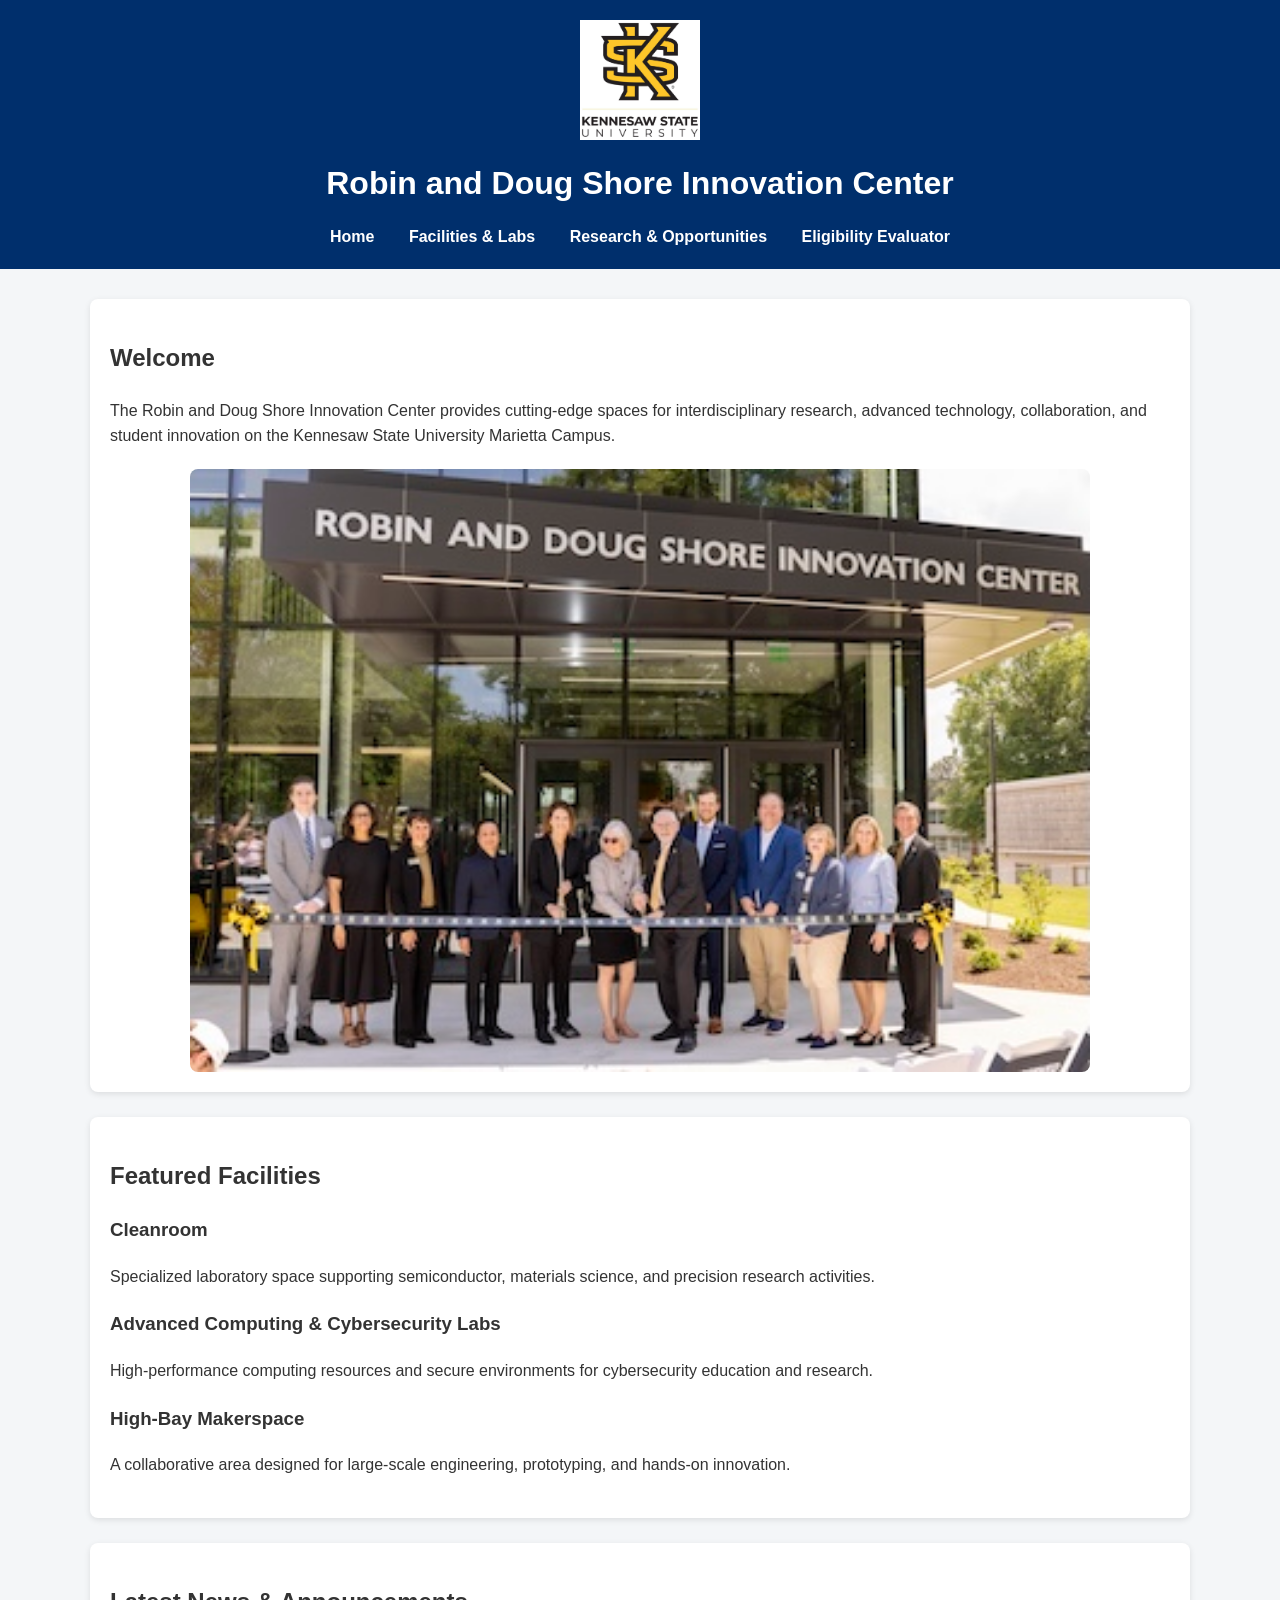
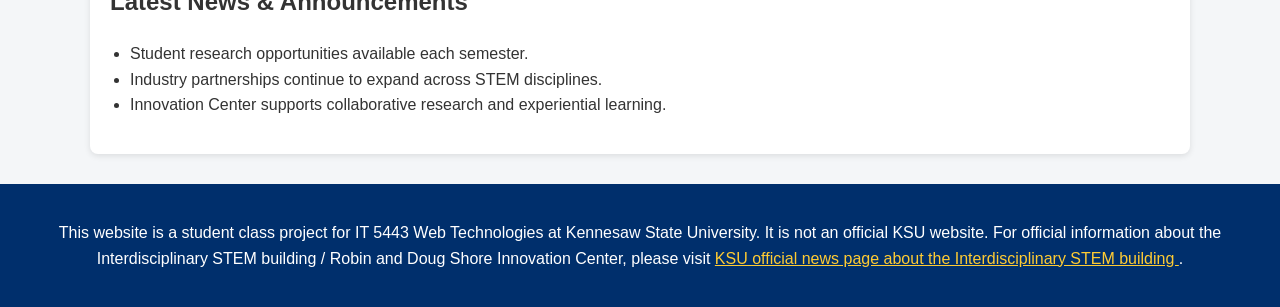
<file: index.html>
<!DOCTYPE html>
<html lang="en">
<head>
    <meta charset="UTF-8">
    <meta name="viewport" content="width=device-width, initial-scale=1.0">
    <title>Robin and Doug Shore Innovation Center</title>
    <link rel="stylesheet" href="css/styles.css">
</head>

<body>

    <header>
        <a href="https://ccse.kennesaw.edu/" target="_blank">
            <img src="img/logo.png"
                 alt="Kennesaw State University College of Computing and Software Engineering Logo"
                 class="logo">
        </a>

        <h1>Robin and Doug Shore Innovation Center</h1>

        <nav>
            <ul>
                <li><a href="index.html">Home</a></li>
                <li><a href="labs.html">Facilities & Labs</a></li>
                <li><a href="research.html">Research & Opportunities</a></li>
                <li><a href="eligibility.html">Eligibility Evaluator</a></li>
            </ul>
        </nav>
    </header>

    <main>

        <section class="hero">
            <h2>Welcome</h2>
            <p>
                The Robin and Doug Shore Innovation Center provides cutting-edge
                spaces for interdisciplinary research, advanced technology,
                collaboration, and student innovation on the Kennesaw State
                University Marietta Campus.
            </p>

            <img src="img/hero.jpg"
                 alt="Exterior view of the Shore Innovation Center">
        </section>

        <section>
            <h2>Featured Facilities</h2>

            <article>
                <h3>Cleanroom</h3>
                <p>
                    Specialized laboratory space supporting semiconductor,
                    materials science, and precision research activities.
                </p>
            </article>

            <article>
                <h3>Advanced Computing & Cybersecurity Labs</h3>
                <p>
                    High-performance computing resources and secure environments
                    for cybersecurity education and research.
                </p>
            </article>

            <article>
                <h3>High-Bay Makerspace</h3>
                <p>
                    A collaborative area designed for large-scale engineering,
                    prototyping, and hands-on innovation.
                </p>
            </article>
        </section>

        <section>
            <h2>Latest News & Announcements</h2>

            <ul>
                <li>Student research opportunities available each semester.</li>
                <li>Industry partnerships continue to expand across STEM disciplines.</li>
                <li>Innovation Center supports collaborative research and experiential learning.</li>
            </ul>
        </section>

    </main>

    <footer>
    <p>
        This website is a student class project for IT 5443 Web Technologies at
        Kennesaw State University. It is not an official KSU website.
        For official information about the Interdisciplinary STEM building /
        Robin and Doug Shore Innovation Center, please visit
        <a href="https://www.kennesaw.edu/news/stories/2024/ksu-breaks-ground-interdisciplinary-stem-building.php"
           target="_blank"
           rel="noopener noreferrer">
            KSU official news page about the Interdisciplinary STEM building
        </a>.
    </p>
</footer>

</body>

</html>
</file>
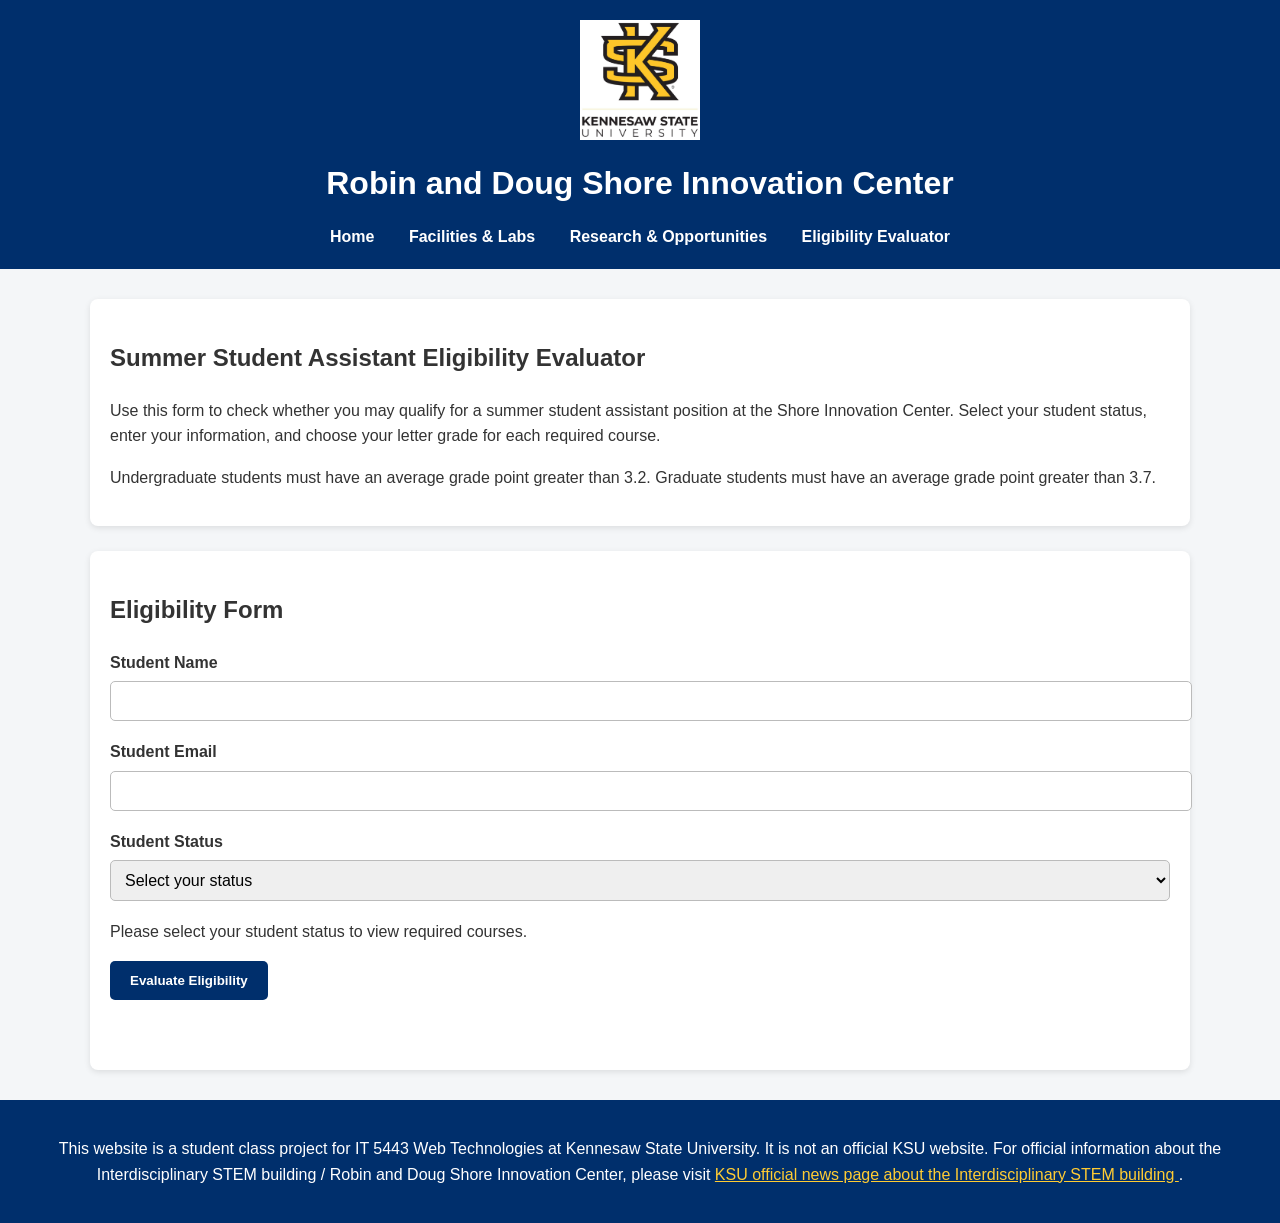
<file: eligibility.html>
<!DOCTYPE html>
<html lang="en">
<head>
    <meta charset="UTF-8">
    <meta name="viewport" content="width=device-width, initial-scale=1.0">
    <title>Eligibility Evaluator | Robin and Doug Shore Innovation Center</title>
    <link rel="stylesheet" href="css/styles.css">
</head>

<body>

    <header>
        <a href="https://ccse.kennesaw.edu/" target="_blank" rel="noopener noreferrer">
            <img src="img/logo.png"
                 alt="Kennesaw State University College of Computing and Software Engineering Logo"
                 class="logo">
        </a>

        <h1>Robin and Doug Shore Innovation Center</h1>

        <nav>
            <ul>
                <li><a href="index.html">Home</a></li>
                <li><a href="labs.html">Facilities & Labs</a></li>
                <li><a href="research.html">Research & Opportunities</a></li>
                <li><a href="eligibility.html">Eligibility Evaluator</a></li>
            </ul>
        </nav>
    </header>

    <main>

        <section>
            <h2>Summer Student Assistant Eligibility Evaluator</h2>
            <p>
                Use this form to check whether you may qualify for a summer student
                assistant position at the Shore Innovation Center. Select your student
                status, enter your information, and choose your letter grade for each
                required course.
            </p>
            <p>
                Undergraduate students must have an average grade point greater than
                3.2. Graduate students must have an average grade point greater than
                3.7.
            </p>
        </section>

        <section>
            <h2>Eligibility Form</h2>

            <form id="eligibilityForm">
                <div class="form-group">
                    <label for="studentName">Student Name</label>
                    <input type="text" id="studentName" name="studentName">
                </div>

                <div class="form-group">
                    <label for="studentEmail">Student Email</label>
                    <input type="email" id="studentEmail" name="studentEmail">
                </div>

                <div class="form-group">
                    <label for="studentStatus">Student Status</label>
                    <select id="studentStatus" name="studentStatus">
                        <option value="">Select your status</option>
                        <option value="undergraduate">Undergraduate</option>
                        <option value="graduate">Graduate</option>
                    </select>
                </div>

                <div id="courseFields" class="course-fields">
                    <p>Please select your student status to view required courses.</p>
                </div>

                <button type="button" id="evaluateButton">Evaluate Eligibility</button>
            </form>

            <div id="result" class="result-box"></div>
        </section>

    </main>

    <footer>
        <p>
            This website is a student class project for IT 5443 Web Technologies
            at Kennesaw State University. It is not an official KSU website.
            For official information about the Interdisciplinary STEM building /
            Robin and Doug Shore Innovation Center, please visit
            <a href="https://www.kennesaw.edu/news/stories/2024/ksu-breaks-ground-interdisciplinary-stem-building.php"
               target="_blank"
               rel="noopener noreferrer">
                KSU official news page about the Interdisciplinary STEM building
            </a>.
        </p>
    </footer>

    <script src="js/eligibility.js"></script>
</body>
</html>
</file>
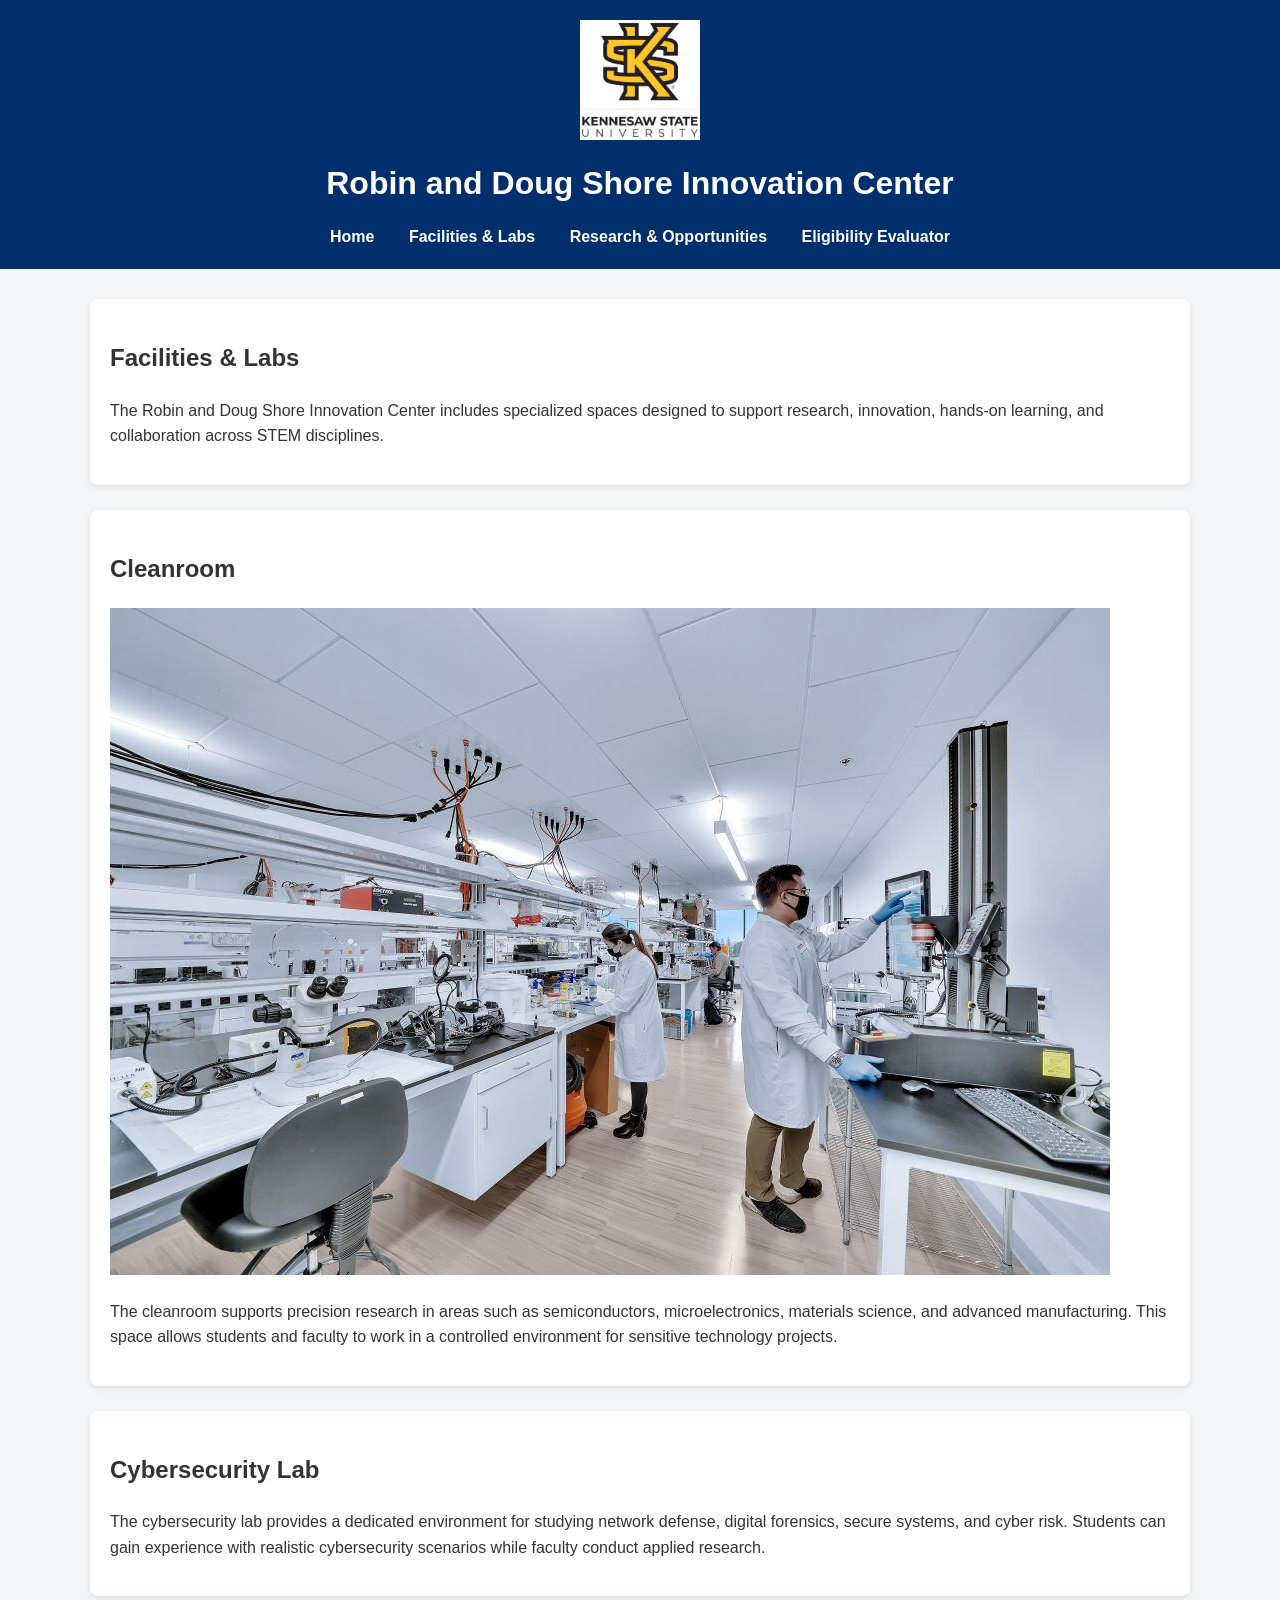
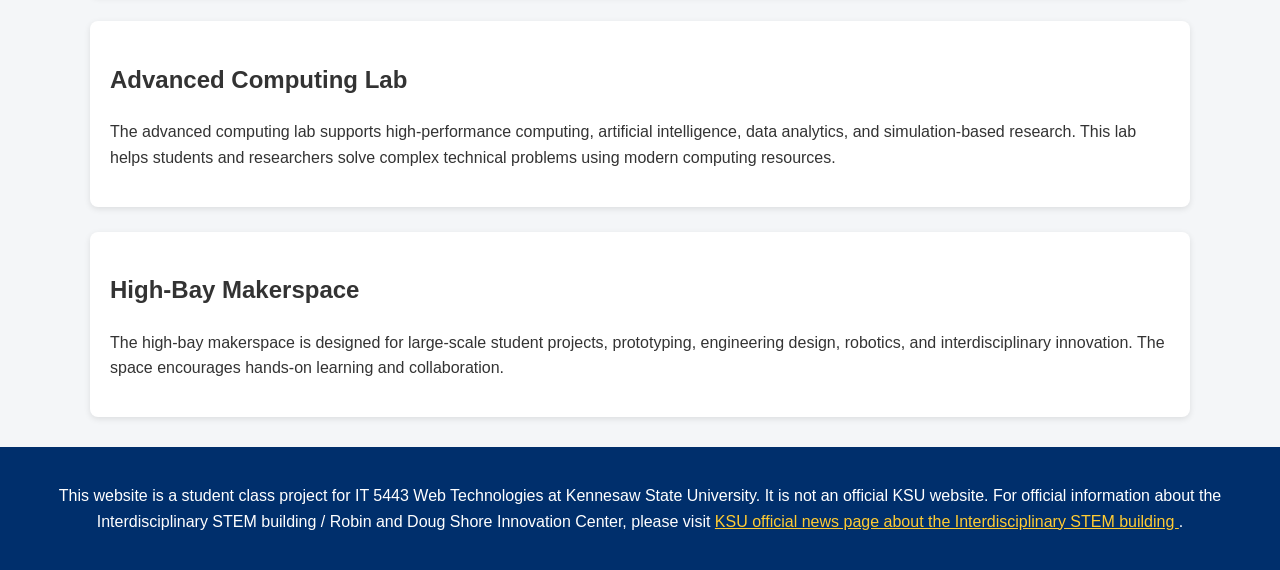
<file: labs.html>
<!DOCTYPE html>
<html lang="en">
<head>
    <meta charset="UTF-8">
    <meta name="viewport" content="width=device-width, initial-scale=1.0">
    <title>Facilities & Labs | Robin and Doug Shore Innovation Center</title>
    <link rel="stylesheet" href="css/styles.css">
</head>

<body>

    <header>
        <a href="https://ccse.kennesaw.edu/" target="_blank" rel="noopener noreferrer">
            <img src="img/logo.png"
                 alt="Kennesaw State University College of Computing and Software Engineering Logo"
                 class="logo">
        </a>

        <h1>Robin and Doug Shore Innovation Center</h1>

        <nav>
            <ul>
                <li><a href="index.html">Home</a></li>
                <li><a href="labs.html">Facilities & Labs</a></li>
                <li><a href="research.html">Research & Opportunities</a></li>
                <li><a href="eligibility.html">Eligibility Evaluator</a></li>
            </ul>
        </nav>
    </header>

    <main>

        <section>
            <h2>Facilities & Labs</h2>
            <p>
                The Robin and Doug Shore Innovation Center includes specialized spaces
                designed to support research, innovation, hands-on learning, and
                collaboration across STEM disciplines.
            </p>
        </section>

        <section>
            <h2>Cleanroom</h2>
            <img src="img/cleanroom.jpg"
                 alt="Cleanroom laboratory space with specialized research equipment">
            <p>
                The cleanroom supports precision research in areas such as
                semiconductors, microelectronics, materials science, and advanced
                manufacturing. This space allows students and faculty to work in a
                controlled environment for sensitive technology projects.
            </p>
        </section>

        <section>
            <h2>Cybersecurity Lab</h2>
            <p>
                The cybersecurity lab provides a dedicated environment for studying
                network defense, digital forensics, secure systems, and cyber risk.
                Students can gain experience with realistic cybersecurity scenarios
                while faculty conduct applied research.
            </p>
        </section>

        <section>
            <h2>Advanced Computing Lab</h2>
            <p>
                The advanced computing lab supports high-performance computing,
                artificial intelligence, data analytics, and simulation-based research.
                This lab helps students and researchers solve complex technical
                problems using modern computing resources.
            </p>
        </section>

        <section>
            <h2>High-Bay Makerspace</h2>
            <p>
                The high-bay makerspace is designed for large-scale student projects,
                prototyping, engineering design, robotics, and interdisciplinary
                innovation. The space encourages hands-on learning and collaboration.
            </p>
        </section>

    </main>

    <footer>
        <p>
            This website is a student class project for IT 5443 Web Technologies at
            Kennesaw State University. It is not an official KSU website.
            For official information about the Interdisciplinary STEM building /
            Robin and Doug Shore Innovation Center, please visit
            <a href="https://www.kennesaw.edu/news/stories/2024/ksu-breaks-ground-interdisciplinary-stem-building.php"
               target="_blank"
               rel="noopener noreferrer">
                KSU official news page about the Interdisciplinary STEM building
            </a>.
        </p>
    </footer>

</body>

</html>
</file>
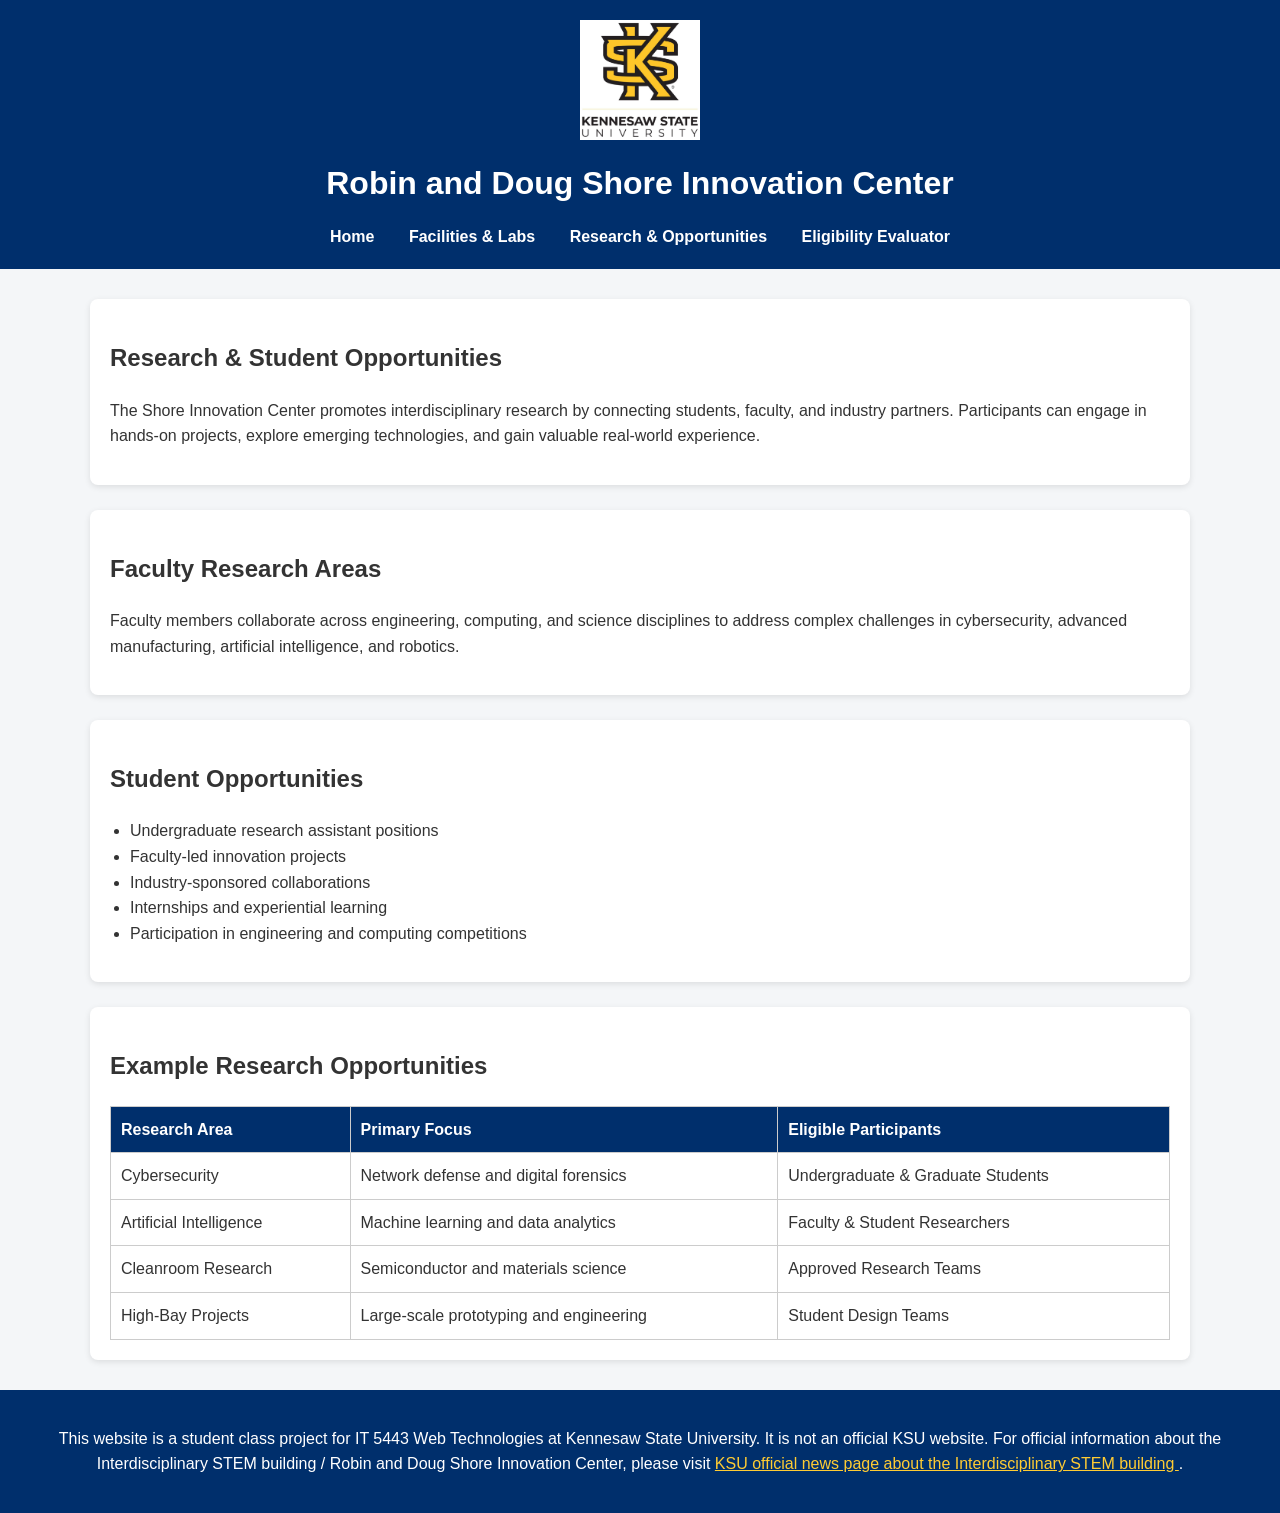
<file: research.html>
<!DOCTYPE html>
<html lang="en">
<head>
    <meta charset="UTF-8">
    <meta name="viewport" content="width=device-width, initial-scale=1.0">
    <title>Research & Opportunities | Robin and Doug Shore Innovation Center</title>
    <link rel="stylesheet" href="css/styles.css">
</head>

<body>

    <header>
        <a href="https://ccse.kennesaw.edu/" target="_blank" rel="noopener noreferrer">
            <img src="img/logo.png"
                 alt="Kennesaw State University College of Computing and Software Engineering Logo"
                 class="logo">
        </a>

        <h1>Robin and Doug Shore Innovation Center</h1>

        <nav>
            <ul>
                <li><a href="index.html">Home</a></li>
                <li><a href="labs.html">Facilities & Labs</a></li>
                <li><a href="research.html">Research & Opportunities</a></li>
                <li><a href="eligibility.html">Eligibility Evaluator</a></li>
            </ul>
        </nav>
    </header>

    <main>

        <section>
            <h2>Research & Student Opportunities</h2>
            <p>
                The Shore Innovation Center promotes interdisciplinary research by
                connecting students, faculty, and industry partners. Participants can
                engage in hands-on projects, explore emerging technologies, and gain
                valuable real-world experience.
            </p>
        </section>

        <section>
            <h2>Faculty Research Areas</h2>
            <p>
                Faculty members collaborate across engineering, computing, and science
                disciplines to address complex challenges in cybersecurity, advanced
                manufacturing, artificial intelligence, and robotics.
            </p>
        </section>

        <section>
            <h2>Student Opportunities</h2>
            <ul>
                <li>Undergraduate research assistant positions</li>
                <li>Faculty-led innovation projects</li>
                <li>Industry-sponsored collaborations</li>
                <li>Internships and experiential learning</li>
                <li>Participation in engineering and computing competitions</li>
            </ul>
        </section>

        <section>
            <h2>Example Research Opportunities</h2>

            <table>
                <thead>
                    <tr>
                        <th>Research Area</th>
                        <th>Primary Focus</th>
                        <th>Eligible Participants</th>
                    </tr>
                </thead>
                <tbody>
                    <tr>
                        <td>Cybersecurity</td>
                        <td>Network defense and digital forensics</td>
                        <td>Undergraduate & Graduate Students</td>
                    </tr>
                    <tr>
                        <td>Artificial Intelligence</td>
                        <td>Machine learning and data analytics</td>
                        <td>Faculty & Student Researchers</td>
                    </tr>
                    <tr>
                        <td>Cleanroom Research</td>
                        <td>Semiconductor and materials science</td>
                        <td>Approved Research Teams</td>
                    </tr>
                    <tr>
                        <td>High-Bay Projects</td>
                        <td>Large-scale prototyping and engineering</td>
                        <td>Student Design Teams</td>
                    </tr>
                </tbody>
            </table>
        </section>

    </main>

    <footer>
        <p>
            This website is a student class project for IT 5443 Web Technologies
            at Kennesaw State University. It is not an official KSU website.
            For official information about the Interdisciplinary STEM building /
            Robin and Doug Shore Innovation Center, please visit
            <a href="https://www.kennesaw.edu/news/stories/2024/ksu-breaks-ground-interdisciplinary-stem-building.php"
               target="_blank"
               rel="noopener noreferrer">
                KSU official news page about the Interdisciplinary STEM building
            </a>.
        </p>
    </footer>

</body>

</html>
</file>
<file: css/styles.css>
/* ===== General Page Styling ===== */
body {
    font-family: Arial, Helvetica, sans-serif;
    margin: 0;
    padding: 0;
    background-color: #f4f6f8;
    color: #333;
    line-height: 1.6;
}

/* ===== Header ===== */
header {
    background-color: #002f6c;
    color: white;
    text-align: center;
    padding: 20px;
}

header h1 {
    margin: 10px 0;
}

.logo {
    max-width: 120px;
    height: auto;
}

/* ===== Navigation ===== */
nav {
    margin-top: 15px;
}

nav ul {
    list-style: none;
    padding: 0;
    margin: 0;
}

nav li {
    display: inline-block;
    margin: 0 15px;
}

nav a {
    color: #ffffff;
    text-decoration: none;
    font-weight: bold;
}

nav a:hover {
    color: #ffcc33;
    text-decoration: underline;
}

/* ===== Main Content ===== */
main {
    max-width: 1100px;
    margin: 30px auto;
    padding: 0 20px;
}

section {
    background-color: #ffffff;
    margin-bottom: 25px;
    padding: 20px;
    border-radius: 8px;
    box-shadow: 0 2px 6px rgba(0, 0, 0, 0.1);
}

.hero img {
    width: 100%;
    max-width: 900px;
    display: block;
    margin: 20px auto 0;
    border-radius: 8px;
}

/* ===== Articles ===== */
article {
    margin-bottom: 20px;
}

/* ===== Lists ===== */
ul {
    padding-left: 20px;
}

/* ===== Tables ===== */
table {
    width: 100%;
    border-collapse: collapse;
    margin-top: 15px;
}

table,
th,
td {
    border: 1px solid #cccccc;
}

th,
td {
    padding: 10px;
    text-align: left;
}

th {
    background-color: #002f6c;
    color: white;
}

/* ===== Links ===== */
a {
    color: #0055aa;
}

a:hover {
    color: #003366;
}

/* ===== Footer ===== */
footer {
    background-color: #002f6c;
    color: white;
    text-align: center;
    padding: 20px;
    margin-top: 30px;
}

footer a {
    color: #ffcc33;
    text-decoration: underline;
}

footer a:hover {
    color: #ffffff;

}

.form-group {
    margin-bottom: 18px;
}

label {
    display: block;
    font-weight: bold;
    margin-bottom: 6px;
}

input,
select {
    width: 100%;
    padding: 10px;
    border: 1px solid #bbbbbb;
    border-radius: 5px;
    font-size: 1rem;
}

button {
    background-color: #002f6c;
    color: white;
    border: none;
    padding: 12px 20px;
    border-radius: 5px;
    font-weight: bold;
    cursor: pointer;
}

button:hover {
    background-color: #004a99;
}

.result-box {
    margin-top: 20px;
    padding: 15px;
    border-radius: 6px;
}

.eligible {
    background-color: #e6f4ea;
    border: 1px solid #4caf50;
}

.not-eligible {
    background-color: #fcebea;
    border: 1px solid #cc3333;
}

.status-instruction {
    background-color: #fff4cc;
    border-left: 5px solid #d6a800;
    padding: 12px 15px;
    margin-bottom: 20px;
    font-weight: 500;
}

.required {
    color: #b30000;
    font-weight: bold;
}

.required-note {
    margin-bottom: 20px;
    font-size: 0.95rem;
}

.confirmation-actions {
    margin-top: 25px;
}

.button-link {
    display: inline-block;
    background-color: #002f6c;
    color: #ffffff;
    padding: 11px 18px;
    border-radius: 5px;
    text-decoration: none;
    font-weight: bold;
}

.button-link:hover {
    background-color: #004a99;
    color: #ffffff;
}
</file>
